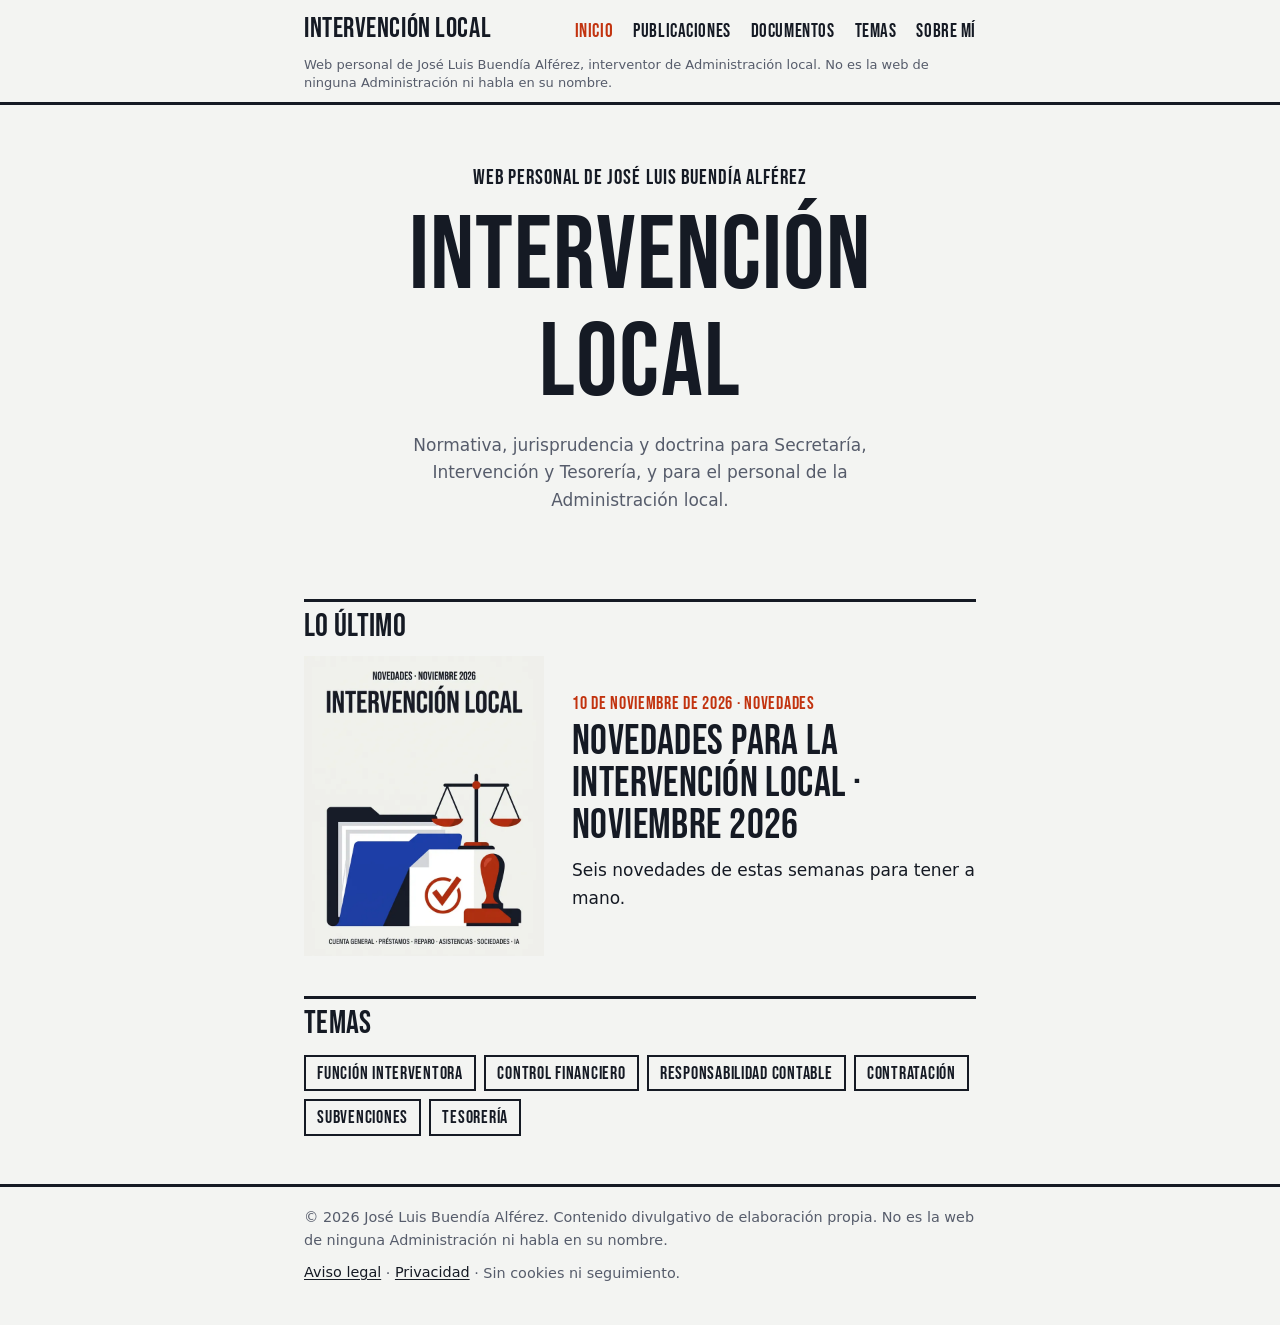
<file: index.html>
<!doctype html>
<html lang="es">
<head>
<meta charset="utf-8">
<meta name="viewport" content="width=device-width, initial-scale=1">
<meta http-equiv="Content-Security-Policy" content="default-src 'none'; img-src 'self'; style-src 'self'; font-src 'self'; base-uri 'none'; form-action 'none'">
<meta name="referrer" content="no-referrer">
<title>Intervención local · Web personal de José Luis Buendía Alférez, interventor de Administración local · No es la web de ninguna Administración ni habla en su nombre</title>
<meta name="description" content="Normativa, jurisprudencia y doctrina para Secretaría, Intervención y Tesorería, y para el personal de la Administración local. Web personal de José Luis Buendía Alférez, interventor de Administración local. No es la web de ninguna Administración ni habla en su nombre.">
<meta name="author" content="José Luis Buendía Alférez">
<link rel="stylesheet" href="estilos/estilo.css">
<link rel="icon" href="favicon.svg" type="image/svg+xml">
<meta property="og:title" content="Intervención local">
<meta property="og:description" content="Normativa, jurisprudencia y doctrina para Secretaría, Intervención y Tesorería, y para el personal de la Administración local. Web personal de José Luis Buendía Alférez, interventor de Administración local. No es la web de ninguna Administración ni habla en su nombre.">
<meta property="og:site_name" content="Intervención local · Web personal de José Luis Buendía Alférez">
<meta property="og:type" content="article">
<meta property="og:url" content="https://www.intervencionlocal.es/">
</head>
<body>
<a class="saltar" href="#contenido">Saltar al contenido</a>
<header class="cabecera"><div class="marco">
<a class="marca" href="./">Intervención local</a>
<p class="identidad">Web personal de José Luis Buendía Alférez, interventor de Administración local. No es la web de ninguna Administración ni habla en su nombre.</p>
<nav class="navegacion" aria-label="Principal"><a href="./" aria-current="page">Inicio</a><a href="publicaciones/">Publicaciones</a><a href="documentos/">Documentos</a><a href="temas/">Temas</a><a href="sobre-mi/">Sobre mí</a></nav>
</div></header>
<main id="contenido"><div class="marco">
<section class="portada">
<p class="antetitulo">Web personal de José Luis Buendía Alférez</p>
<h1>Intervención local</h1>
<p class="lema">Normativa, jurisprudencia y doctrina para Secretaría, Intervención y Tesorería, y para el personal de la Administración local.</p>
</section>
<h2 class="rotulo">Lo último</h2>
<article class="destacada">
<a href="publicaciones/2026-11-10-novedades/" aria-hidden="true" tabindex="-1"><img src="img/2026-11-10-novedades-720.webp" srcset="img/2026-11-10-novedades-720.webp 720w, img/2026-11-10-novedades-1080.webp 1080w" sizes="(min-width: 44rem) 240px, 208px" width="720" height="900" alt=""></a>
<div>
<p class="fecha">10 de noviembre de 2026 · Novedades</p>
<h3><a href="publicaciones/2026-11-10-novedades/">NOVEDADES PARA LA INTERVENCIÓN LOCAL · NOVIEMBRE 2026</a></h3>
<p>Seis novedades de estas semanas para tener a mano.</p>
</div>
</article>
<h2 class="rotulo">Temas</h2>
<ul class="temas"><li><a href="temas/#funcion-interventora">Función interventora</a></li><li><a href="temas/#control-financiero">Control financiero</a></li><li><a href="temas/#responsabilidad-contable">Responsabilidad contable</a></li><li><a href="temas/#contratacion">Contratación</a></li><li><a href="temas/#subvenciones">Subvenciones</a></li><li><a href="temas/#tesoreria">Tesorería</a></li></ul>
</div></main>
<footer class="pie"><div class="marco">
<p>© 2026 José Luis Buendía Alférez. Contenido divulgativo de elaboración propia. No es la web de ninguna Administración ni habla en su nombre.</p>
<p><a href="aviso-legal/">Aviso legal</a> · <a href="privacidad/">Privacidad</a> · Sin cookies ni seguimiento.</p>
</div></footer>
</body>
</html>
</file>
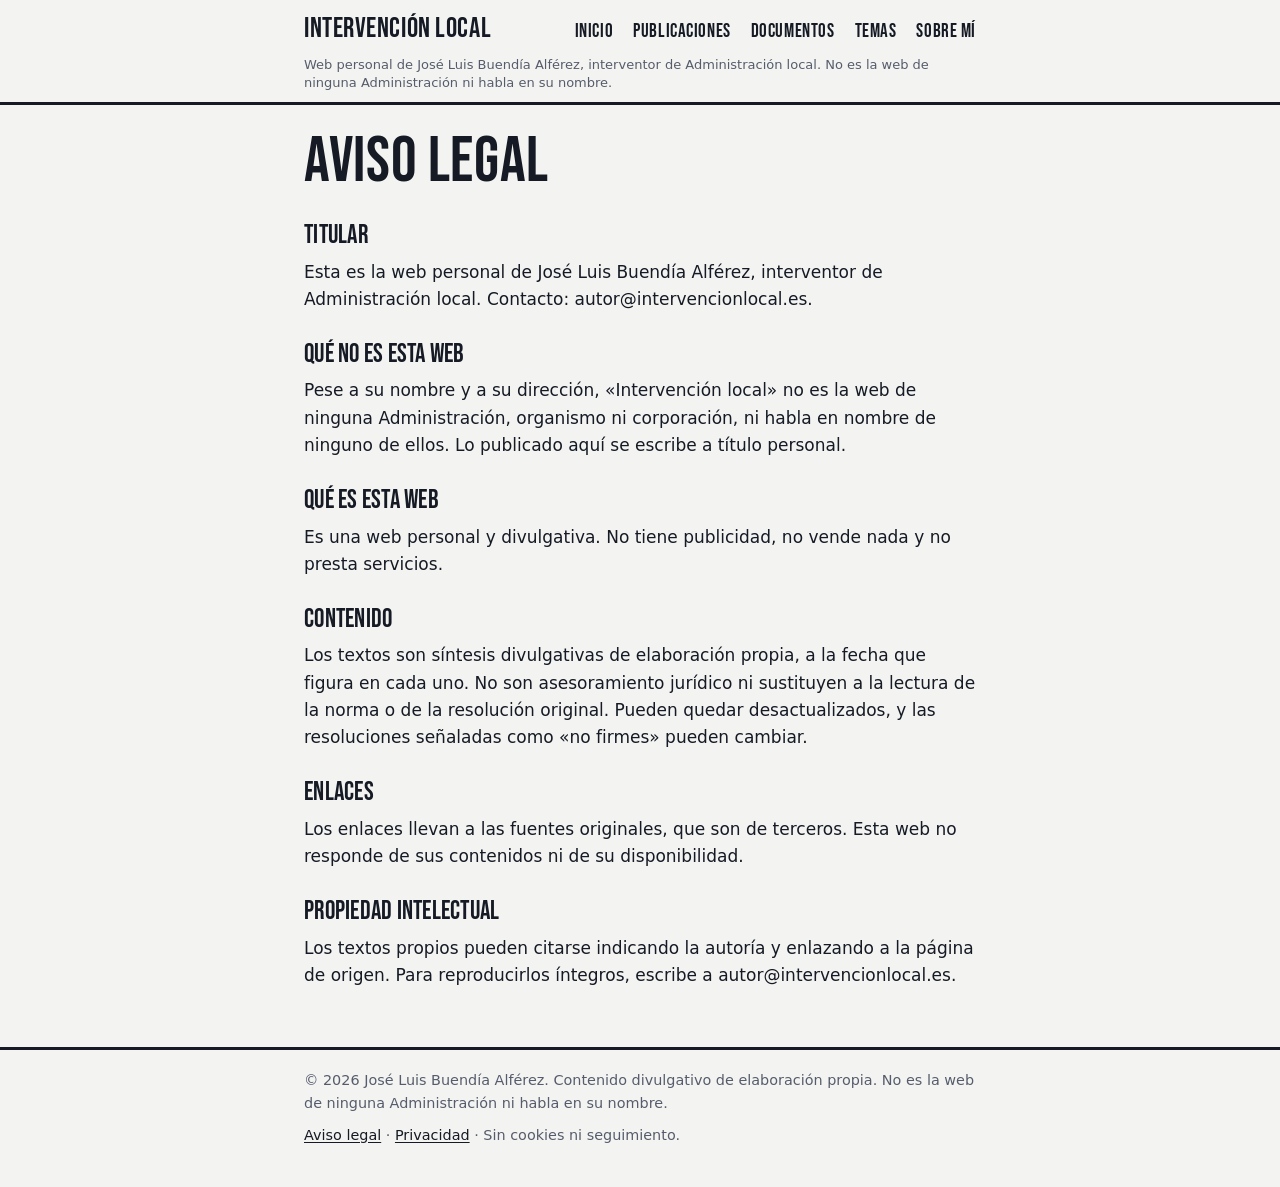
<file: aviso-legal/index.html>
<!doctype html>
<html lang="es">
<head>
<meta charset="utf-8">
<meta name="viewport" content="width=device-width, initial-scale=1">
<meta http-equiv="Content-Security-Policy" content="default-src 'none'; img-src 'self'; style-src 'self'; font-src 'self'; base-uri 'none'; form-action 'none'">
<meta name="referrer" content="no-referrer">
<title>Aviso legal · Intervención local · Web personal de José Luis Buendía Alférez</title>
<meta name="description" content="Normativa, jurisprudencia y doctrina para Secretaría, Intervención y Tesorería, y para el personal de la Administración local. Web personal de José Luis Buendía Alférez, interventor de Administración local. No es la web de ninguna Administración ni habla en su nombre.">
<meta name="author" content="José Luis Buendía Alférez">
<link rel="stylesheet" href="../estilos/estilo.css">
<link rel="icon" href="../favicon.svg" type="image/svg+xml">
<meta property="og:title" content="Aviso legal">
<meta property="og:description" content="Normativa, jurisprudencia y doctrina para Secretaría, Intervención y Tesorería, y para el personal de la Administración local. Web personal de José Luis Buendía Alférez, interventor de Administración local. No es la web de ninguna Administración ni habla en su nombre.">
<meta property="og:site_name" content="Intervención local · Web personal de José Luis Buendía Alférez">
<meta property="og:type" content="article">
<meta property="og:url" content="https://www.intervencionlocal.es/aviso-legal/">
</head>
<body>
<a class="saltar" href="#contenido">Saltar al contenido</a>
<header class="cabecera"><div class="marco">
<a class="marca" href="../">Intervención local</a>
<p class="identidad">Web personal de José Luis Buendía Alférez, interventor de Administración local. No es la web de ninguna Administración ni habla en su nombre.</p>
<nav class="navegacion" aria-label="Principal"><a href=".././">Inicio</a><a href="../publicaciones/">Publicaciones</a><a href="../documentos/">Documentos</a><a href="../temas/">Temas</a><a href="../sobre-mi/">Sobre mí</a></nav>
</div></header>
<main id="contenido"><div class="marco">
<div class="fijo"><h1>Aviso legal</h1>
<h2>Titular</h2>
<p>Esta es la web personal de José Luis Buendía Alférez, interventor de Administración local. Contacto: autor@intervencionlocal.es.</p>
<h2>Qué no es esta web</h2>
<p>Pese a su nombre y a su dirección, «Intervención local» no es la web de ninguna Administración, organismo ni corporación, ni habla en nombre de ninguno de ellos. Lo publicado aquí se escribe a título personal.</p>
<h2>Qué es esta web</h2>
<p>Es una web personal y divulgativa. No tiene publicidad, no vende nada y no presta servicios.</p>
<h2>Contenido</h2>
<p>Los textos son síntesis divulgativas de elaboración propia, a la fecha que figura en cada uno. No son asesoramiento jurídico ni sustituyen a la lectura de la norma o de la resolución original. Pueden quedar desactualizados, y las resoluciones señaladas como «no firmes» pueden cambiar.</p>
<h2>Enlaces</h2>
<p>Los enlaces llevan a las fuentes originales, que son de terceros. Esta web no responde de sus contenidos ni de su disponibilidad.</p>
<h2>Propiedad intelectual</h2>
<p>Los textos propios pueden citarse indicando la autoría y enlazando a la página de origen. Para reproducirlos íntegros, escribe a autor@intervencionlocal.es.</p></div>
</div></main>
<footer class="pie"><div class="marco">
<p>© 2026 José Luis Buendía Alférez. Contenido divulgativo de elaboración propia. No es la web de ninguna Administración ni habla en su nombre.</p>
<p><a href="../aviso-legal/">Aviso legal</a> · <a href="../privacidad/">Privacidad</a> · Sin cookies ni seguimiento.</p>
</div></footer>
</body>
</html>
</file>
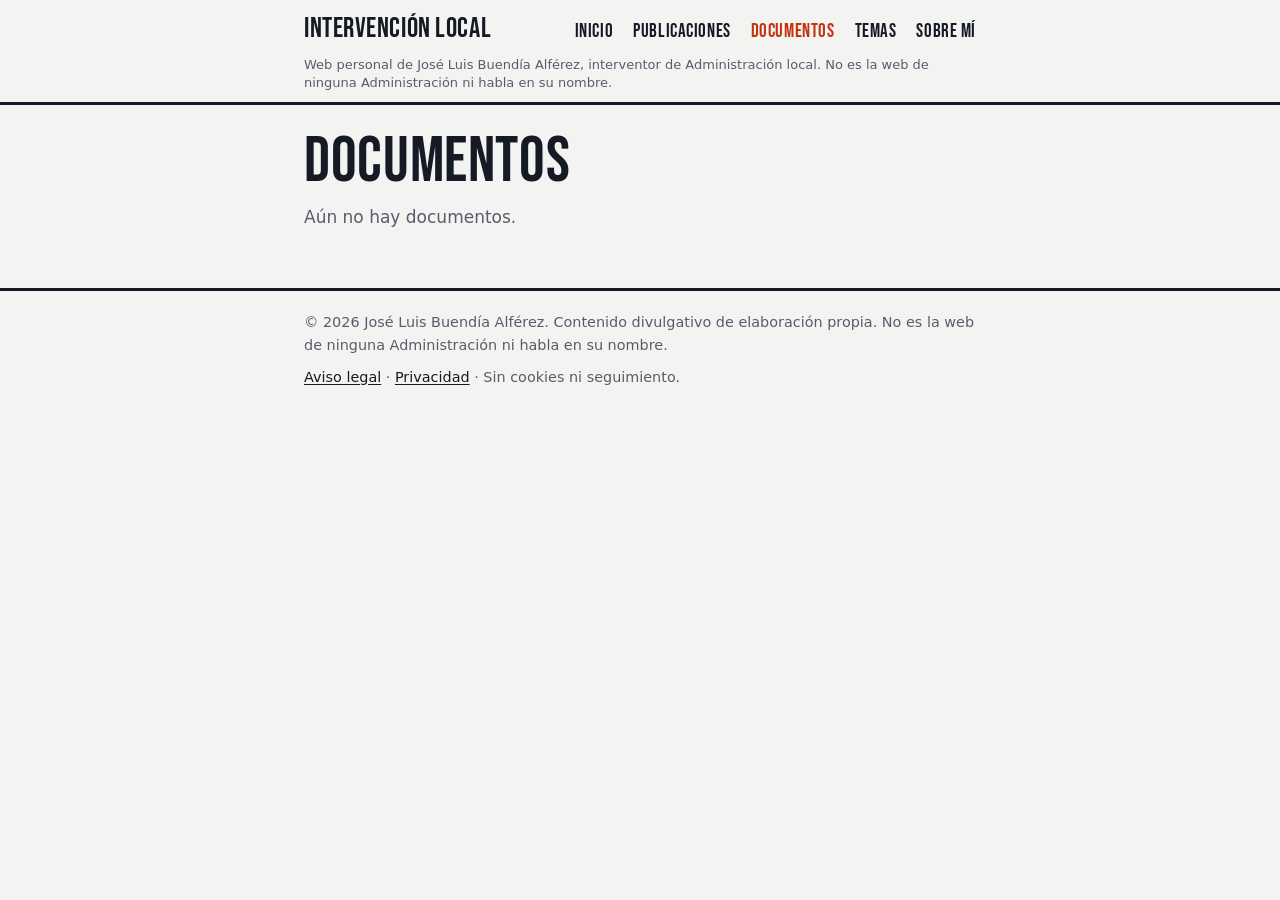
<file: documentos/index.html>
<!doctype html>
<html lang="es">
<head>
<meta charset="utf-8">
<meta name="viewport" content="width=device-width, initial-scale=1">
<meta http-equiv="Content-Security-Policy" content="default-src 'none'; img-src 'self'; style-src 'self'; font-src 'self'; base-uri 'none'; form-action 'none'">
<meta name="referrer" content="no-referrer">
<title>Documentos · Intervención local · Web personal de José Luis Buendía Alférez</title>
<meta name="description" content="Normativa, jurisprudencia y doctrina para Secretaría, Intervención y Tesorería, y para el personal de la Administración local. Web personal de José Luis Buendía Alférez, interventor de Administración local. No es la web de ninguna Administración ni habla en su nombre.">
<meta name="author" content="José Luis Buendía Alférez">
<link rel="stylesheet" href="../estilos/estilo.css">
<link rel="icon" href="../favicon.svg" type="image/svg+xml">
<meta property="og:title" content="Documentos">
<meta property="og:description" content="Normativa, jurisprudencia y doctrina para Secretaría, Intervención y Tesorería, y para el personal de la Administración local. Web personal de José Luis Buendía Alférez, interventor de Administración local. No es la web de ninguna Administración ni habla en su nombre.">
<meta property="og:site_name" content="Intervención local · Web personal de José Luis Buendía Alférez">
<meta property="og:type" content="article">
<meta property="og:url" content="https://www.intervencionlocal.es/documentos/">
</head>
<body>
<a class="saltar" href="#contenido">Saltar al contenido</a>
<header class="cabecera"><div class="marco">
<a class="marca" href="../">Intervención local</a>
<p class="identidad">Web personal de José Luis Buendía Alférez, interventor de Administración local. No es la web de ninguna Administración ni habla en su nombre.</p>
<nav class="navegacion" aria-label="Principal"><a href=".././">Inicio</a><a href="../publicaciones/">Publicaciones</a><a href="../documentos/" aria-current="page">Documentos</a><a href="../temas/">Temas</a><a href="../sobre-mi/">Sobre mí</a></nav>
</div></header>
<main id="contenido"><div class="marco">
<div class="fijo"><h1>Documentos</h1></div>
<p class="vacio">Aún no hay documentos.</p>
</div></main>
<footer class="pie"><div class="marco">
<p>© 2026 José Luis Buendía Alférez. Contenido divulgativo de elaboración propia. No es la web de ninguna Administración ni habla en su nombre.</p>
<p><a href="../aviso-legal/">Aviso legal</a> · <a href="../privacidad/">Privacidad</a> · Sin cookies ni seguimiento.</p>
</div></footer>
</body>
</html>
</file>
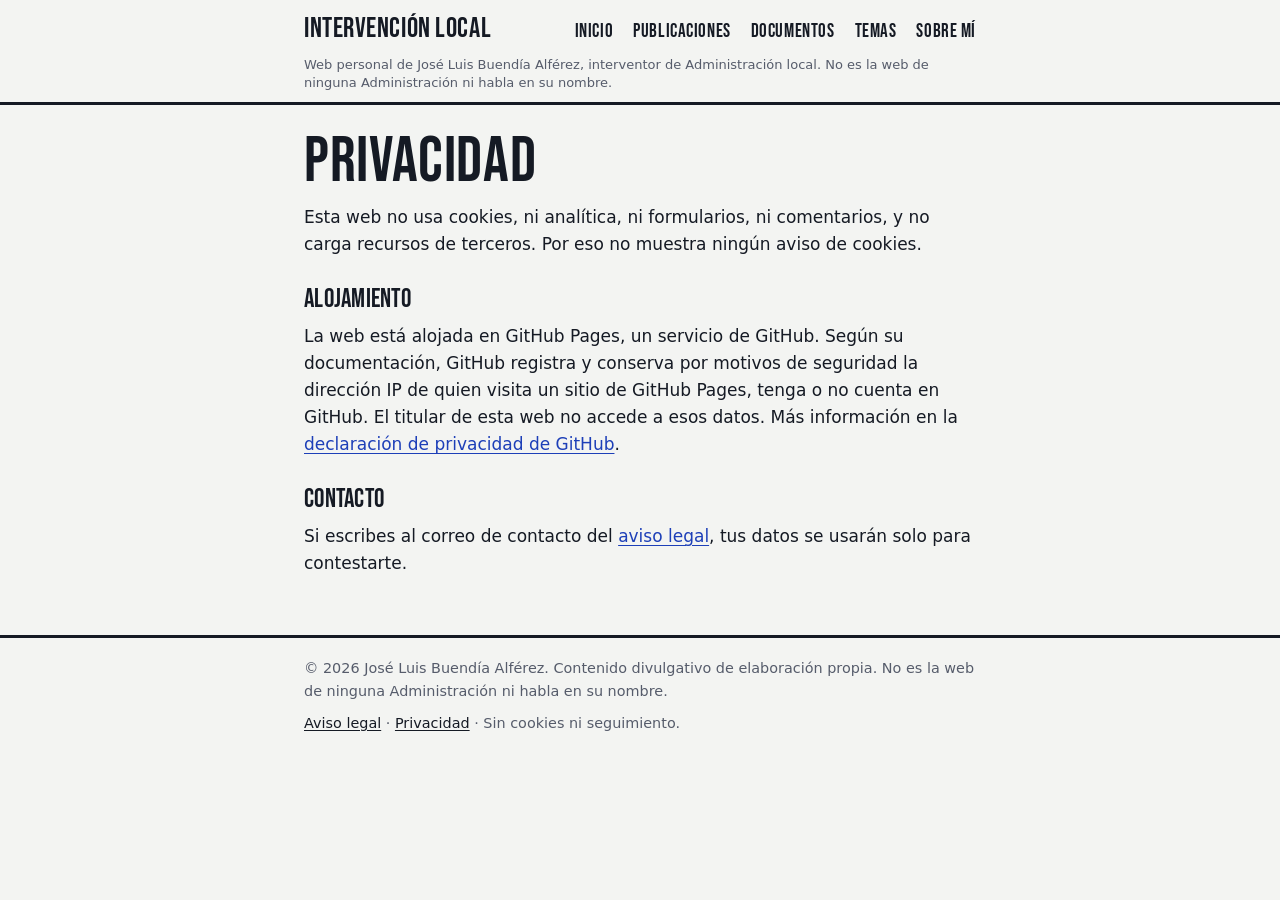
<file: privacidad/index.html>
<!doctype html>
<html lang="es">
<head>
<meta charset="utf-8">
<meta name="viewport" content="width=device-width, initial-scale=1">
<meta http-equiv="Content-Security-Policy" content="default-src 'none'; img-src 'self'; style-src 'self'; font-src 'self'; base-uri 'none'; form-action 'none'">
<meta name="referrer" content="no-referrer">
<title>Privacidad · Intervención local · Web personal de José Luis Buendía Alférez</title>
<meta name="description" content="Normativa, jurisprudencia y doctrina para Secretaría, Intervención y Tesorería, y para el personal de la Administración local. Web personal de José Luis Buendía Alférez, interventor de Administración local. No es la web de ninguna Administración ni habla en su nombre.">
<meta name="author" content="José Luis Buendía Alférez">
<link rel="stylesheet" href="../estilos/estilo.css">
<link rel="icon" href="../favicon.svg" type="image/svg+xml">
<meta property="og:title" content="Privacidad">
<meta property="og:description" content="Normativa, jurisprudencia y doctrina para Secretaría, Intervención y Tesorería, y para el personal de la Administración local. Web personal de José Luis Buendía Alférez, interventor de Administración local. No es la web de ninguna Administración ni habla en su nombre.">
<meta property="og:site_name" content="Intervención local · Web personal de José Luis Buendía Alférez">
<meta property="og:type" content="article">
<meta property="og:url" content="https://www.intervencionlocal.es/privacidad/">
</head>
<body>
<a class="saltar" href="#contenido">Saltar al contenido</a>
<header class="cabecera"><div class="marco">
<a class="marca" href="../">Intervención local</a>
<p class="identidad">Web personal de José Luis Buendía Alférez, interventor de Administración local. No es la web de ninguna Administración ni habla en su nombre.</p>
<nav class="navegacion" aria-label="Principal"><a href=".././">Inicio</a><a href="../publicaciones/">Publicaciones</a><a href="../documentos/">Documentos</a><a href="../temas/">Temas</a><a href="../sobre-mi/">Sobre mí</a></nav>
</div></header>
<main id="contenido"><div class="marco">
<div class="fijo"><h1>Privacidad</h1>
<p>Esta web no usa cookies, ni analítica, ni formularios, ni comentarios, y no carga recursos de terceros. Por eso no muestra ningún aviso de cookies.</p>
<h2>Alojamiento</h2>
<p>La web está alojada en GitHub Pages, un servicio de GitHub. Según su documentación, GitHub registra y conserva por motivos de seguridad la dirección IP de quien visita un sitio de GitHub Pages, tenga o no cuenta en GitHub. El titular de esta web no accede a esos datos. Más información en la <a href="https://docs.github.com/en/site-policy/privacy-policies/github-general-privacy-statement" rel="noopener noreferrer">declaración de privacidad de GitHub</a>.</p>
<h2>Contacto</h2>
<p>Si escribes al correo de contacto del <a href="../aviso-legal/">aviso legal</a>, tus datos se usarán solo para contestarte.</p></div>
</div></main>
<footer class="pie"><div class="marco">
<p>© 2026 José Luis Buendía Alférez. Contenido divulgativo de elaboración propia. No es la web de ninguna Administración ni habla en su nombre.</p>
<p><a href="../aviso-legal/">Aviso legal</a> · <a href="../privacidad/">Privacidad</a> · Sin cookies ni seguimiento.</p>
</div></footer>
</body>
</html>
</file>
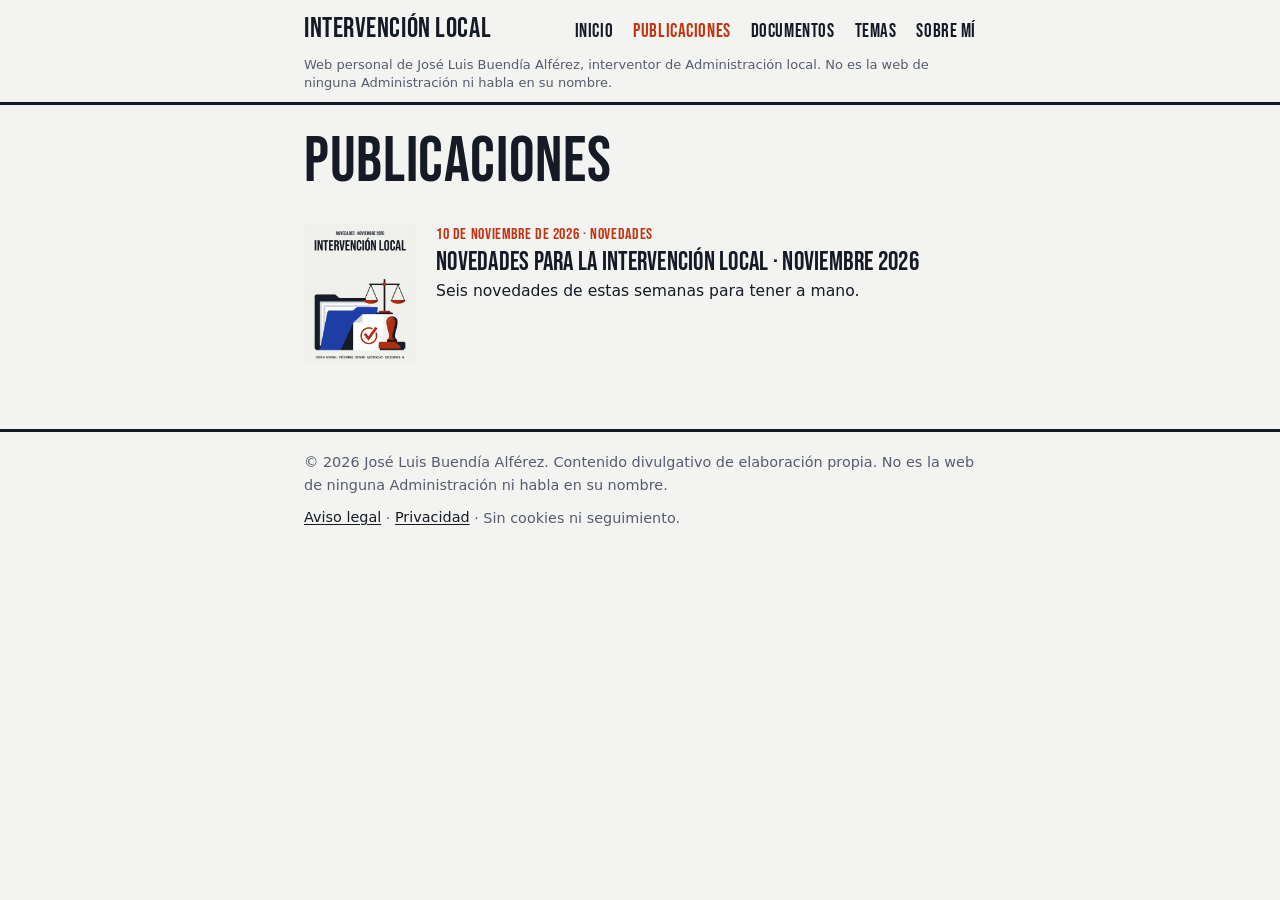
<file: publicaciones/index.html>
<!doctype html>
<html lang="es">
<head>
<meta charset="utf-8">
<meta name="viewport" content="width=device-width, initial-scale=1">
<meta http-equiv="Content-Security-Policy" content="default-src 'none'; img-src 'self'; style-src 'self'; font-src 'self'; base-uri 'none'; form-action 'none'">
<meta name="referrer" content="no-referrer">
<title>Publicaciones · Intervención local · Web personal de José Luis Buendía Alférez</title>
<meta name="description" content="Normativa, jurisprudencia y doctrina para Secretaría, Intervención y Tesorería, y para el personal de la Administración local. Web personal de José Luis Buendía Alférez, interventor de Administración local. No es la web de ninguna Administración ni habla en su nombre.">
<meta name="author" content="José Luis Buendía Alférez">
<link rel="stylesheet" href="../estilos/estilo.css">
<link rel="icon" href="../favicon.svg" type="image/svg+xml">
<meta property="og:title" content="Publicaciones">
<meta property="og:description" content="Normativa, jurisprudencia y doctrina para Secretaría, Intervención y Tesorería, y para el personal de la Administración local. Web personal de José Luis Buendía Alférez, interventor de Administración local. No es la web de ninguna Administración ni habla en su nombre.">
<meta property="og:site_name" content="Intervención local · Web personal de José Luis Buendía Alférez">
<meta property="og:type" content="article">
<meta property="og:url" content="https://www.intervencionlocal.es/publicaciones/">
</head>
<body>
<a class="saltar" href="#contenido">Saltar al contenido</a>
<header class="cabecera"><div class="marco">
<a class="marca" href="../">Intervención local</a>
<p class="identidad">Web personal de José Luis Buendía Alférez, interventor de Administración local. No es la web de ninguna Administración ni habla en su nombre.</p>
<nav class="navegacion" aria-label="Principal"><a href=".././">Inicio</a><a href="../publicaciones/" aria-current="page">Publicaciones</a><a href="../documentos/">Documentos</a><a href="../temas/">Temas</a><a href="../sobre-mi/">Sobre mí</a></nav>
</div></header>
<main id="contenido"><div class="marco">
<div class="fijo"><h1>Publicaciones</h1></div>
<ol class="lista">
<li>
<a href="../publicaciones/2026-11-10-novedades/" aria-hidden="true" tabindex="-1"><img src="../img/2026-11-10-novedades-720.webp" srcset="../img/2026-11-10-novedades-720.webp 720w, ../img/2026-11-10-novedades-1080.webp 1080w" sizes="112px" width="720" height="900" alt="" loading="lazy"></a>
<div>
<p class="fecha">10 de noviembre de 2026 · Novedades</p>
<h3><a href="../publicaciones/2026-11-10-novedades/">NOVEDADES PARA LA INTERVENCIÓN LOCAL · NOVIEMBRE 2026</a></h3>
<p>Seis novedades de estas semanas para tener a mano.</p>
</div>
</li>
</ol>
</div></main>
<footer class="pie"><div class="marco">
<p>© 2026 José Luis Buendía Alférez. Contenido divulgativo de elaboración propia. No es la web de ninguna Administración ni habla en su nombre.</p>
<p><a href="../aviso-legal/">Aviso legal</a> · <a href="../privacidad/">Privacidad</a> · Sin cookies ni seguimiento.</p>
</div></footer>
</body>
</html>
</file>
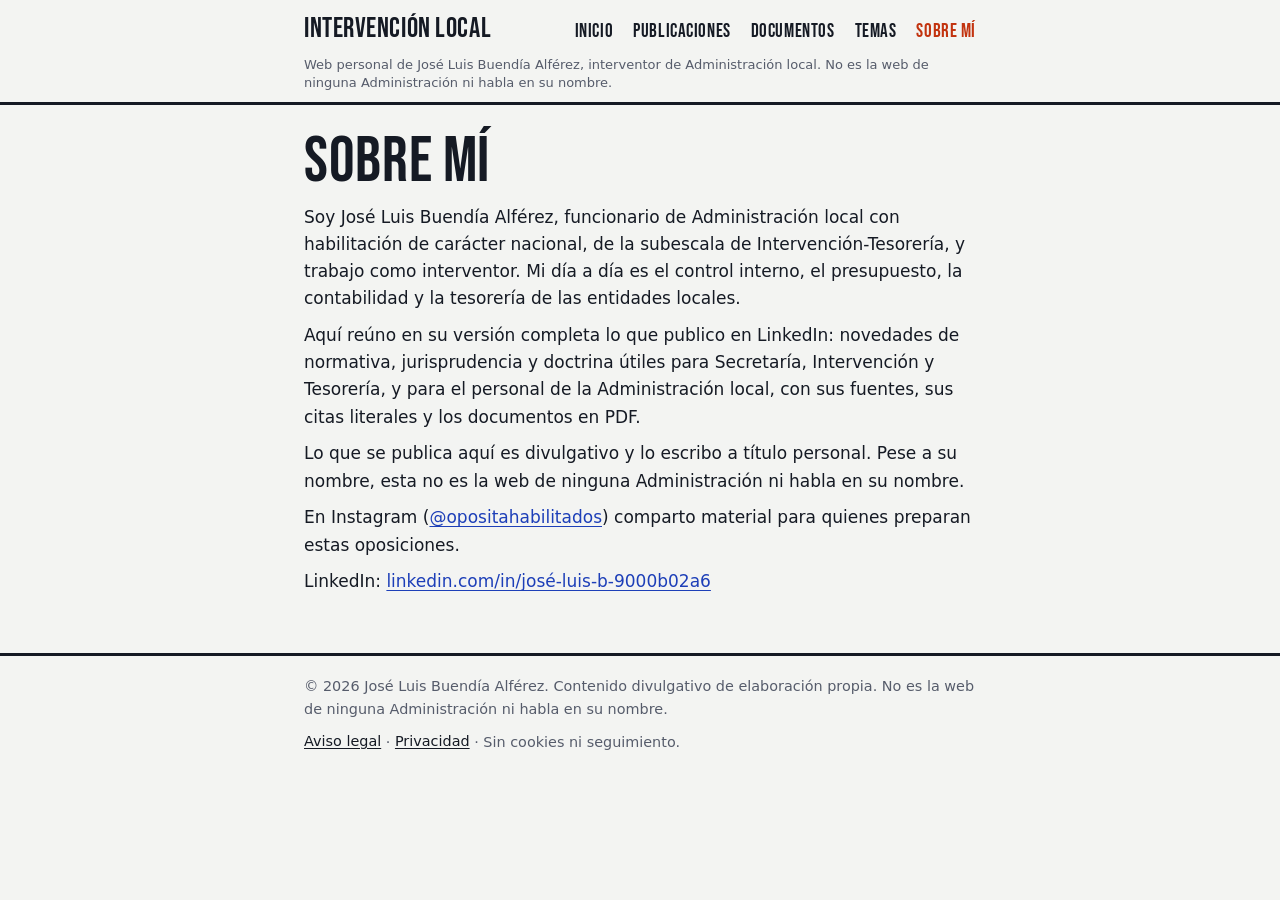
<file: sobre-mi/index.html>
<!doctype html>
<html lang="es">
<head>
<meta charset="utf-8">
<meta name="viewport" content="width=device-width, initial-scale=1">
<meta http-equiv="Content-Security-Policy" content="default-src 'none'; img-src 'self'; style-src 'self'; font-src 'self'; base-uri 'none'; form-action 'none'">
<meta name="referrer" content="no-referrer">
<title>Sobre mí · Intervención local · Web personal de José Luis Buendía Alférez</title>
<meta name="description" content="Normativa, jurisprudencia y doctrina para Secretaría, Intervención y Tesorería, y para el personal de la Administración local. Web personal de José Luis Buendía Alférez, interventor de Administración local. No es la web de ninguna Administración ni habla en su nombre.">
<meta name="author" content="José Luis Buendía Alférez">
<link rel="stylesheet" href="../estilos/estilo.css">
<link rel="icon" href="../favicon.svg" type="image/svg+xml">
<meta property="og:title" content="Sobre mí">
<meta property="og:description" content="Normativa, jurisprudencia y doctrina para Secretaría, Intervención y Tesorería, y para el personal de la Administración local. Web personal de José Luis Buendía Alférez, interventor de Administración local. No es la web de ninguna Administración ni habla en su nombre.">
<meta property="og:site_name" content="Intervención local · Web personal de José Luis Buendía Alférez">
<meta property="og:type" content="article">
<meta property="og:url" content="https://www.intervencionlocal.es/sobre-mi/">
</head>
<body>
<a class="saltar" href="#contenido">Saltar al contenido</a>
<header class="cabecera"><div class="marco">
<a class="marca" href="../">Intervención local</a>
<p class="identidad">Web personal de José Luis Buendía Alférez, interventor de Administración local. No es la web de ninguna Administración ni habla en su nombre.</p>
<nav class="navegacion" aria-label="Principal"><a href=".././">Inicio</a><a href="../publicaciones/">Publicaciones</a><a href="../documentos/">Documentos</a><a href="../temas/">Temas</a><a href="../sobre-mi/" aria-current="page">Sobre mí</a></nav>
</div></header>
<main id="contenido"><div class="marco">
<div class="fijo"><h1>Sobre mí</h1>
<p>Soy José Luis Buendía Alférez, funcionario de Administración local con habilitación de carácter nacional, de la subescala de Intervención-Tesorería, y trabajo como interventor. Mi día a día es el control interno, el presupuesto, la contabilidad y la tesorería de las entidades locales.</p>
<p>Aquí reúno en su versión completa lo que publico en LinkedIn: novedades de normativa, jurisprudencia y doctrina útiles para Secretaría, Intervención y Tesorería, y para el personal de la Administración local, con sus fuentes, sus citas literales y los documentos en PDF.</p>
<p>Lo que se publica aquí es divulgativo y lo escribo a título personal. Pese a su nombre, esta no es la web de ninguna Administración ni habla en su nombre.</p>
<p>En Instagram (<a href="https://www.instagram.com/opositahabilitados/" rel="noopener noreferrer">@opositahabilitados</a>) comparto material para quienes preparan estas oposiciones.</p>
<p>LinkedIn: <a href="https://www.linkedin.com/in/jos%C3%A9-luis-b-9000b02a6/" rel="noopener noreferrer">linkedin.com/in/josé-luis-b-9000b02a6</a></p></div>
</div></main>
<footer class="pie"><div class="marco">
<p>© 2026 José Luis Buendía Alférez. Contenido divulgativo de elaboración propia. No es la web de ninguna Administración ni habla en su nombre.</p>
<p><a href="../aviso-legal/">Aviso legal</a> · <a href="../privacidad/">Privacidad</a> · Sin cookies ni seguimiento.</p>
</div></footer>
</body>
</html>
</file>
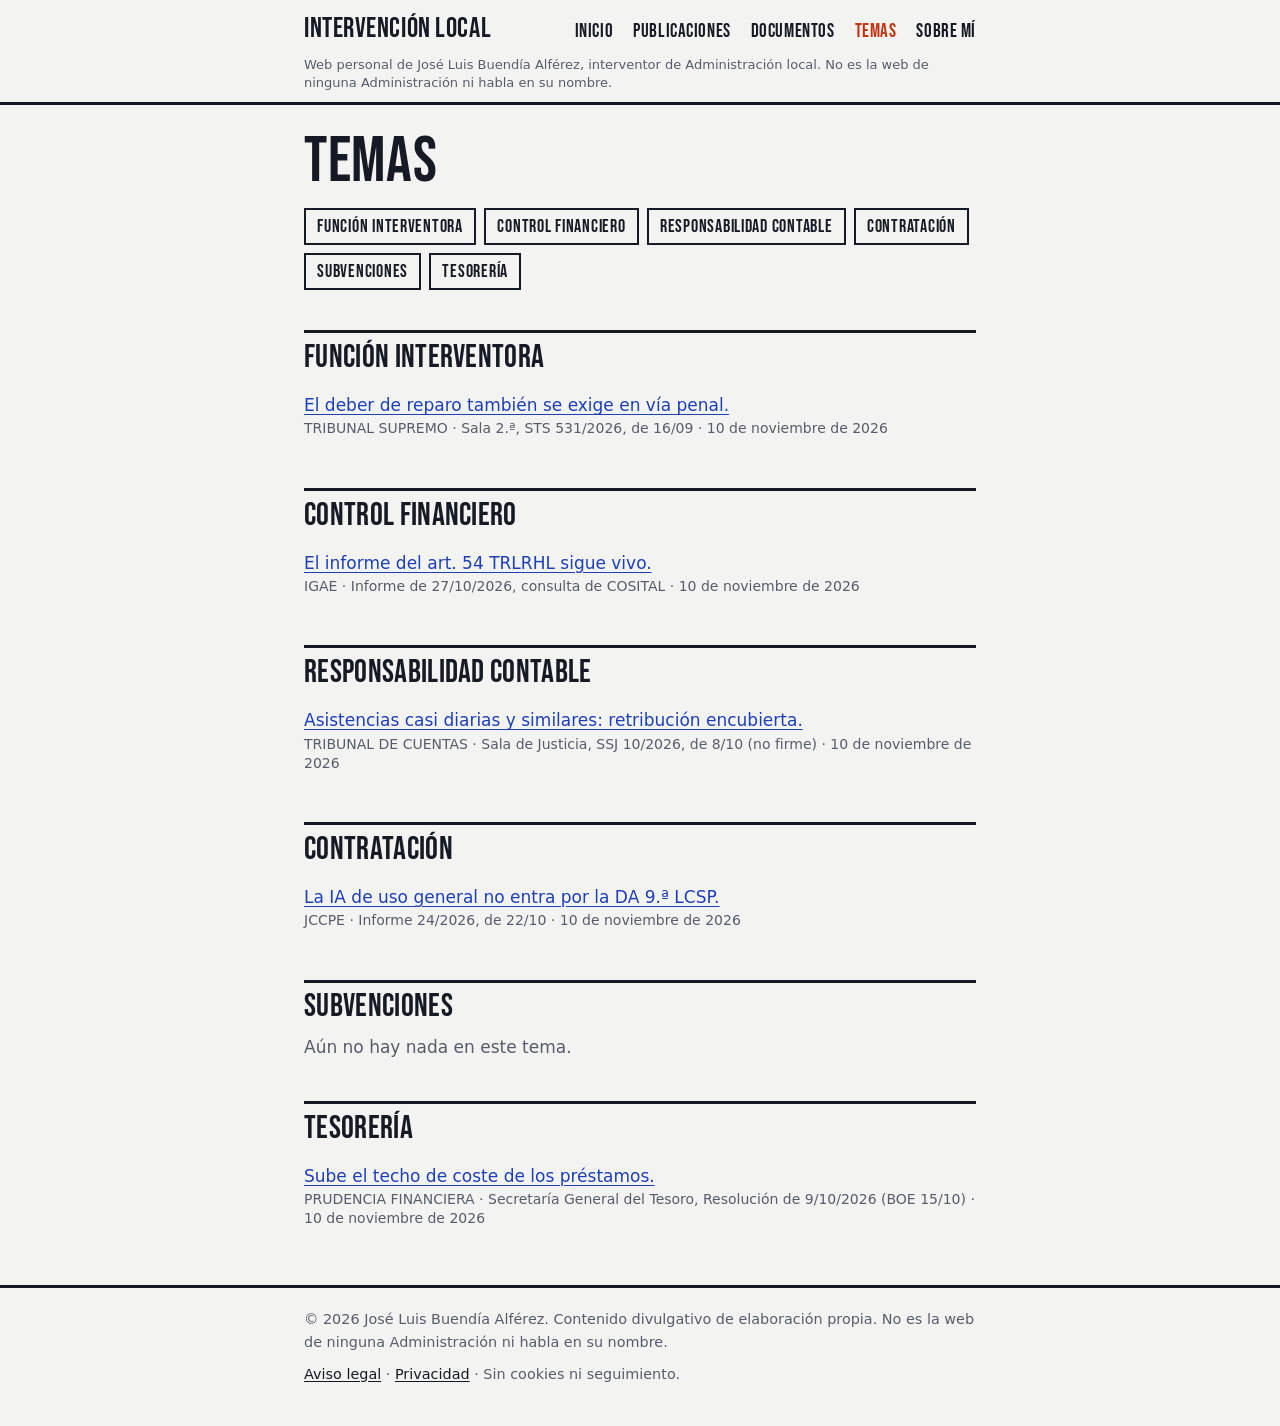
<file: temas/index.html>
<!doctype html>
<html lang="es">
<head>
<meta charset="utf-8">
<meta name="viewport" content="width=device-width, initial-scale=1">
<meta http-equiv="Content-Security-Policy" content="default-src 'none'; img-src 'self'; style-src 'self'; font-src 'self'; base-uri 'none'; form-action 'none'">
<meta name="referrer" content="no-referrer">
<title>Temas · Intervención local · Web personal de José Luis Buendía Alférez</title>
<meta name="description" content="Normativa, jurisprudencia y doctrina para Secretaría, Intervención y Tesorería, y para el personal de la Administración local. Web personal de José Luis Buendía Alférez, interventor de Administración local. No es la web de ninguna Administración ni habla en su nombre.">
<meta name="author" content="José Luis Buendía Alférez">
<link rel="stylesheet" href="../estilos/estilo.css">
<link rel="icon" href="../favicon.svg" type="image/svg+xml">
<meta property="og:title" content="Temas">
<meta property="og:description" content="Normativa, jurisprudencia y doctrina para Secretaría, Intervención y Tesorería, y para el personal de la Administración local. Web personal de José Luis Buendía Alférez, interventor de Administración local. No es la web de ninguna Administración ni habla en su nombre.">
<meta property="og:site_name" content="Intervención local · Web personal de José Luis Buendía Alférez">
<meta property="og:type" content="article">
<meta property="og:url" content="https://www.intervencionlocal.es/temas/">
</head>
<body>
<a class="saltar" href="#contenido">Saltar al contenido</a>
<header class="cabecera"><div class="marco">
<a class="marca" href="../">Intervención local</a>
<p class="identidad">Web personal de José Luis Buendía Alférez, interventor de Administración local. No es la web de ninguna Administración ni habla en su nombre.</p>
<nav class="navegacion" aria-label="Principal"><a href=".././">Inicio</a><a href="../publicaciones/">Publicaciones</a><a href="../documentos/">Documentos</a><a href="../temas/" aria-current="page">Temas</a><a href="../sobre-mi/">Sobre mí</a></nav>
</div></header>
<main id="contenido"><div class="marco">
<div class="fijo"><h1>Temas</h1></div>
<ul class="temas"><li><a href="#funcion-interventora">Función interventora</a></li><li><a href="#control-financiero">Control financiero</a></li><li><a href="#responsabilidad-contable">Responsabilidad contable</a></li><li><a href="#contratacion">Contratación</a></li><li><a href="#subvenciones">Subvenciones</a></li><li><a href="#tesoreria">Tesorería</a></li></ul>
<section class="tema" id="funcion-interventora"><h2 class="rotulo">Función interventora</h2>
<ul class="apuntes"><li><a href="../publicaciones/2026-11-10-novedades/#punto-3">El deber de reparo también se exige en vía penal.</a><small>TRIBUNAL SUPREMO · Sala 2.ª, STS 531/2026, de 16/09 · 10 de noviembre de 2026</small></li></ul></section>
<section class="tema" id="control-financiero"><h2 class="rotulo">Control financiero</h2>
<ul class="apuntes"><li><a href="../publicaciones/2026-11-10-novedades/#punto-5">El informe del art. 54 TRLRHL sigue vivo.</a><small>IGAE · Informe de 27/10/2026, consulta de COSITAL · 10 de noviembre de 2026</small></li></ul></section>
<section class="tema" id="responsabilidad-contable"><h2 class="rotulo">Responsabilidad contable</h2>
<ul class="apuntes"><li><a href="../publicaciones/2026-11-10-novedades/#punto-4">Asistencias casi diarias y similares: retribución encubierta.</a><small>TRIBUNAL DE CUENTAS · Sala de Justicia, SSJ 10/2026, de 8/10 (no firme) · 10 de noviembre de 2026</small></li></ul></section>
<section class="tema" id="contratacion"><h2 class="rotulo">Contratación</h2>
<ul class="apuntes"><li><a href="../publicaciones/2026-11-10-novedades/#punto-6">La IA de uso general no entra por la DA 9.ª LCSP.</a><small>JCCPE · Informe 24/2026, de 22/10 · 10 de noviembre de 2026</small></li></ul></section>
<section class="tema" id="subvenciones"><h2 class="rotulo">Subvenciones</h2>
<p class="vacio">Aún no hay nada en este tema.</p></section>
<section class="tema" id="tesoreria"><h2 class="rotulo">Tesorería</h2>
<ul class="apuntes"><li><a href="../publicaciones/2026-11-10-novedades/#punto-2">Sube el techo de coste de los préstamos.</a><small>PRUDENCIA FINANCIERA · Secretaría General del Tesoro, Resolución de 9/10/2026 (BOE 15/10) · 10 de noviembre de 2026</small></li></ul></section>
</div></main>
<footer class="pie"><div class="marco">
<p>© 2026 José Luis Buendía Alférez. Contenido divulgativo de elaboración propia. No es la web de ninguna Administración ni habla en su nombre.</p>
<p><a href="../aviso-legal/">Aviso legal</a> · <a href="../privacidad/">Privacidad</a> · Sin cookies ni seguimiento.</p>
</div></footer>
</body>
</html>
</file>
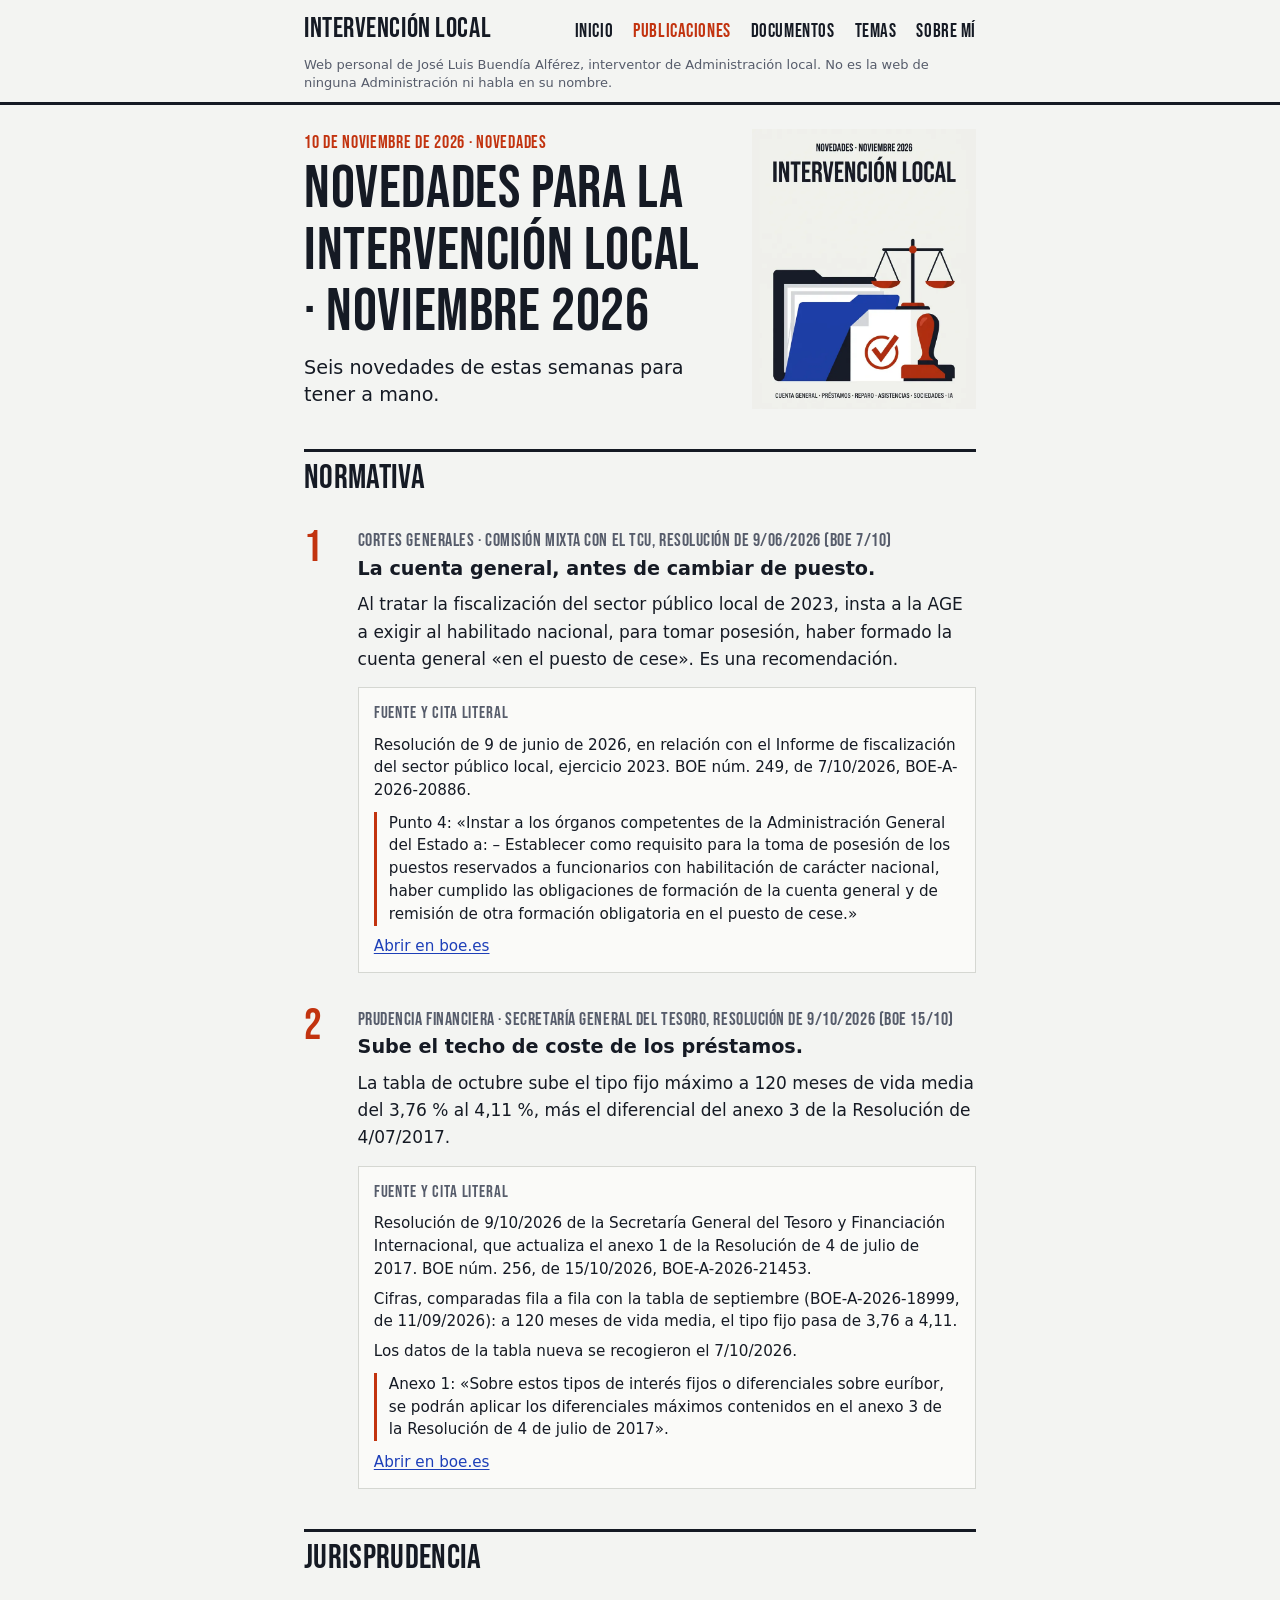
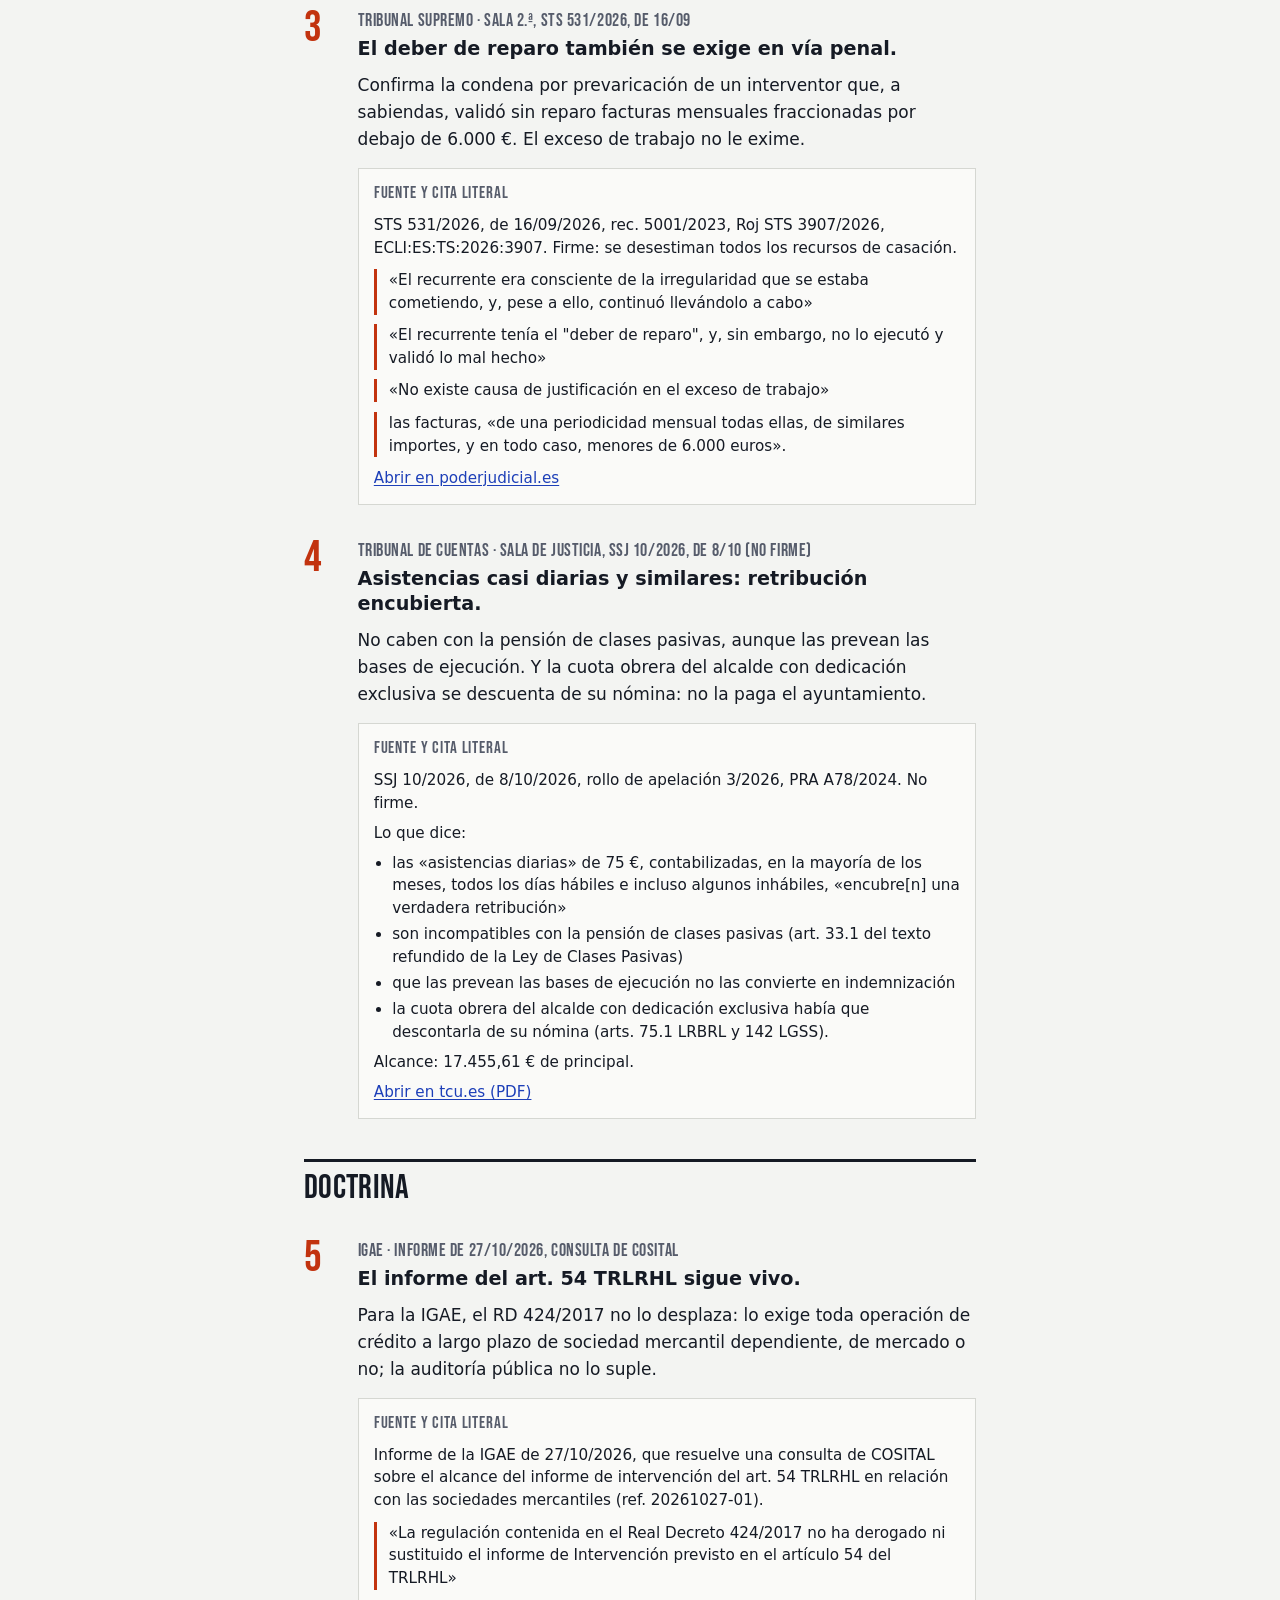
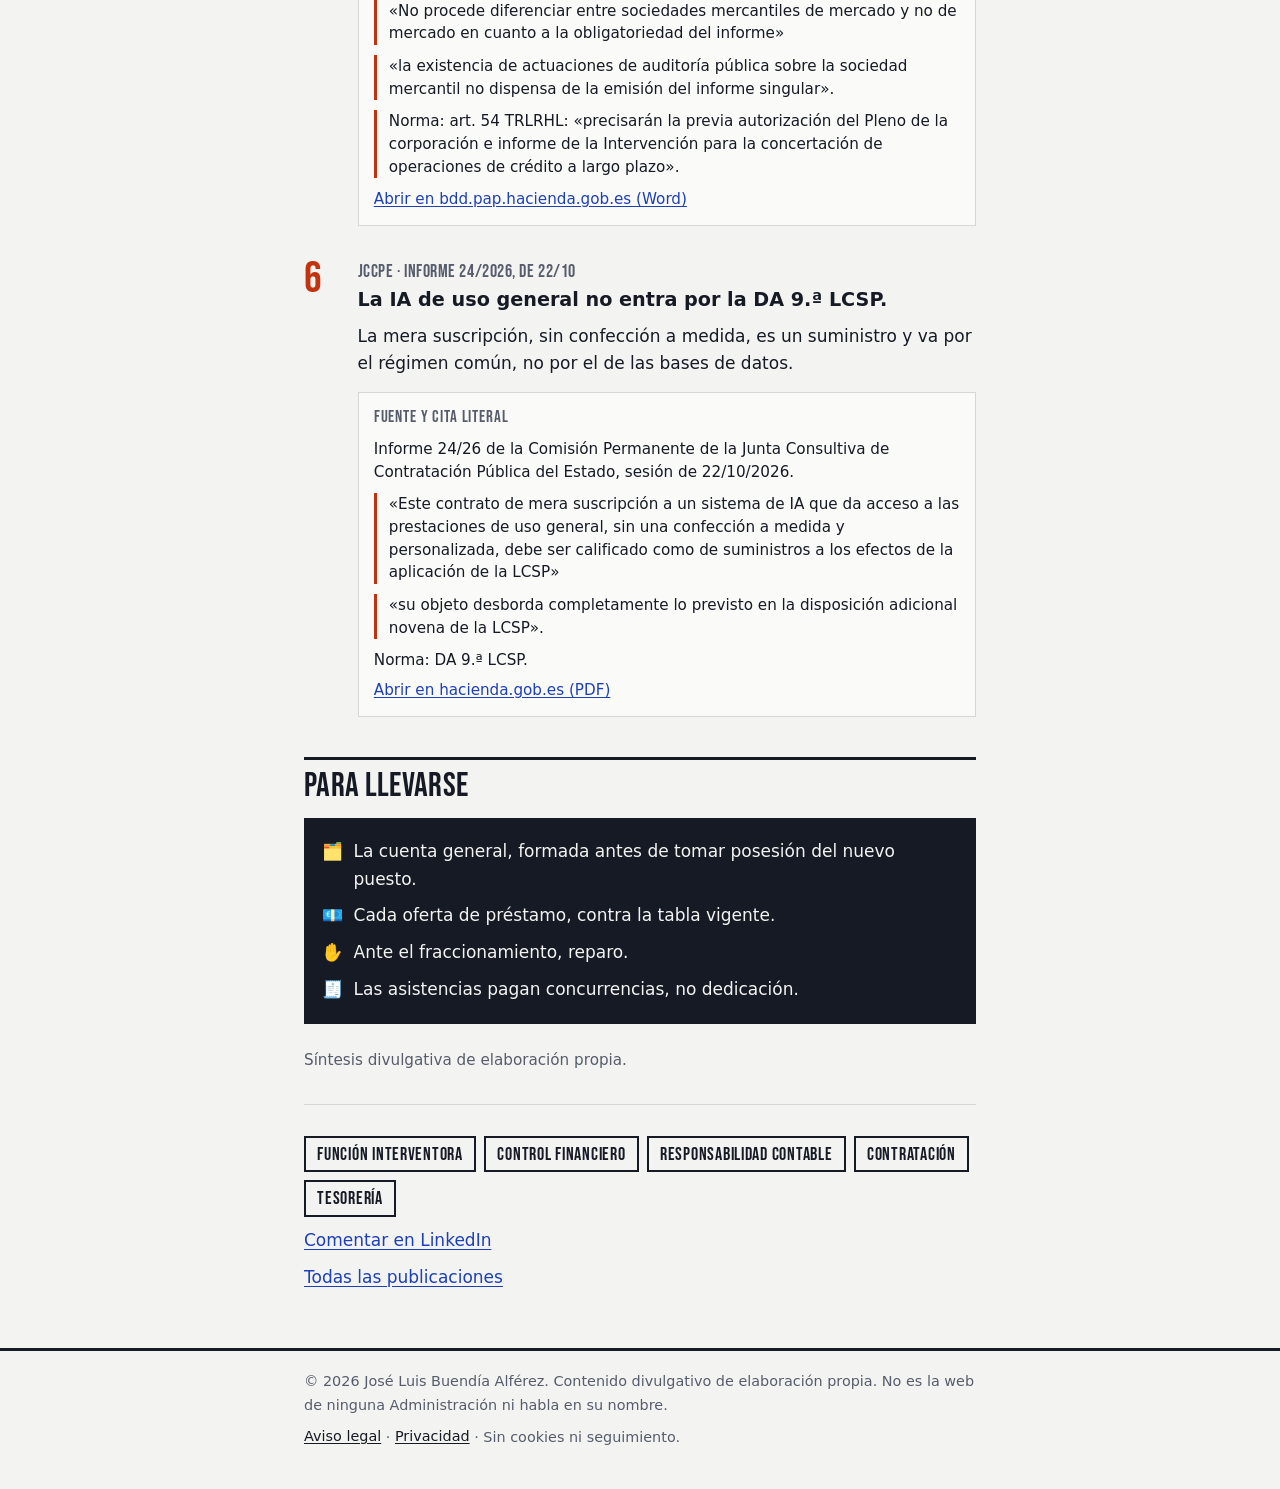
<file: publicaciones/2026-11-10-novedades/index.html>
<!doctype html>
<html lang="es">
<head>
<meta charset="utf-8">
<meta name="viewport" content="width=device-width, initial-scale=1">
<meta http-equiv="Content-Security-Policy" content="default-src 'none'; img-src 'self'; style-src 'self'; font-src 'self'; base-uri 'none'; form-action 'none'">
<meta name="referrer" content="no-referrer">
<title>NOVEDADES PARA LA INTERVENCIÓN LOCAL · NOVIEMBRE 2026 · Intervención local · Web personal de José Luis Buendía Alférez</title>
<meta name="description" content="Seis novedades de estas semanas para tener a mano. Web personal de José Luis Buendía Alférez, interventor de Administración local. No es la web de ninguna Administración ni habla en su nombre.">
<meta name="author" content="José Luis Buendía Alférez">
<link rel="stylesheet" href="../../estilos/estilo.css">
<link rel="icon" href="../../favicon.svg" type="image/svg+xml">
<meta property="og:title" content="NOVEDADES PARA LA INTERVENCIÓN LOCAL · NOVIEMBRE 2026">
<meta property="og:description" content="Seis novedades de estas semanas para tener a mano. Web personal de José Luis Buendía Alférez, interventor de Administración local. No es la web de ninguna Administración ni habla en su nombre.">
<meta property="og:site_name" content="Intervención local · Web personal de José Luis Buendía Alférez">
<meta property="og:type" content="article">
<meta property="og:url" content="https://www.intervencionlocal.es/publicaciones/2026-11-10-novedades/">
<meta property="og:image" content="https://www.intervencionlocal.es/img/2026-11-10-novedades-og.jpg">
</head>
<body>
<a class="saltar" href="#contenido">Saltar al contenido</a>
<header class="cabecera"><div class="marco">
<a class="marca" href="../../">Intervención local</a>
<p class="identidad">Web personal de José Luis Buendía Alférez, interventor de Administración local. No es la web de ninguna Administración ni habla en su nombre.</p>
<nav class="navegacion" aria-label="Principal"><a href="../.././">Inicio</a><a href="../../publicaciones/" aria-current="page">Publicaciones</a><a href="../../documentos/">Documentos</a><a href="../../temas/">Temas</a><a href="../../sobre-mi/">Sobre mí</a></nav>
</div></header>
<main id="contenido"><div class="marco">
<article>
<header class="post-cabecera">
<div>
<p class="fecha">10 de noviembre de 2026 · Novedades</p>
<h1>NOVEDADES PARA LA INTERVENCIÓN LOCAL · NOVIEMBRE 2026</h1>
<p class="entradilla">Seis novedades de estas semanas para tener a mano.</p>
</div>
<img src="../../img/2026-11-10-novedades-720.webp" srcset="../../img/2026-11-10-novedades-720.webp 720w, ../../img/2026-11-10-novedades-1080.webp 1080w" sizes="(min-width: 44rem) 224px, 208px" width="720" height="900" alt="Imagen de la publicación: NOVEDADES PARA LA INTERVENCIÓN LOCAL · NOVIEMBRE 2026">
</header>

<div class="cuerpo">
<h2>NORMATIVA</h2>
<article class="punto" id="punto-1">
<span class="punto-n">1</span>
<div class="punto-cuerpo">
<p class="punto-cat">CORTES GENERALES · Comisión Mixta con el TCu, Resolución de 9/06/2026 (BOE 7/10)</p>
<h3>La cuenta general, antes de cambiar de puesto.</h3>
<p>Al tratar la fiscalización del sector público local de 2023, insta a la AGE a exigir al habilitado nacional, para tomar posesión, haber formado la cuenta general «en el puesto de cese». Es una recomendación.</p>
<div class="fuente">
<h4>Fuente y cita literal</h4>
<p>Resolución de 9 de junio de 2026, en relación con el Informe de fiscalización del sector público local, ejercicio 2023. BOE núm. 249, de 7/10/2026, BOE-A-2026-20886.</p>
<blockquote>Punto 4: «Instar a los órganos competentes de la Administración General del Estado a: – Establecer como requisito para la toma de posesión de los puestos reservados a funcionarios con habilitación de carácter nacional, haber cumplido las obligaciones de formación de la cuenta general y de remisión de otra formación obligatoria en el puesto de cese.»</blockquote>
<p class="abrir"><a href="https://www.boe.es/diario_boe/txt.php?id=BOE-A-2026-20886" rel="noopener noreferrer">Abrir en boe.es</a></p>
</div>
</div>
</article>
<article class="punto" id="punto-2">
<span class="punto-n">2</span>
<div class="punto-cuerpo">
<p class="punto-cat">PRUDENCIA FINANCIERA · Secretaría General del Tesoro, Resolución de 9/10/2026 (BOE 15/10)</p>
<h3>Sube el techo de coste de los préstamos.</h3>
<p>La tabla de octubre sube el tipo fijo máximo a 120 meses de vida media del 3,76 % al 4,11 %, más el diferencial del anexo 3 de la Resolución de 4/07/2017.</p>
<div class="fuente">
<h4>Fuente y cita literal</h4>
<p>Resolución de 9/10/2026 de la Secretaría General del Tesoro y Financiación Internacional, que actualiza el anexo 1 de la Resolución de 4 de julio de 2017. BOE núm. 256, de 15/10/2026, BOE-A-2026-21453.</p>
<p>Cifras, comparadas fila a fila con la tabla de septiembre (BOE-A-2026-18999, de 11/09/2026): a 120 meses de vida media, el tipo fijo pasa de 3,76 a 4,11.</p>
<p>Los datos de la tabla nueva se recogieron el 7/10/2026.</p>
<blockquote>Anexo 1: «Sobre estos tipos de interés fijos o diferenciales sobre euríbor, se podrán aplicar los diferenciales máximos contenidos en el anexo 3 de la Resolución de 4 de julio de 2017».</blockquote>
<p class="abrir"><a href="https://www.boe.es/diario_boe/txt.php?id=BOE-A-2026-21453" rel="noopener noreferrer">Abrir en boe.es</a></p>
</div>
</div>
</article>
<h2>JURISPRUDENCIA</h2>
<article class="punto" id="punto-3">
<span class="punto-n">3</span>
<div class="punto-cuerpo">
<p class="punto-cat">TRIBUNAL SUPREMO · Sala 2.ª, STS 531/2026, de 16/09</p>
<h3>El deber de reparo también se exige en vía penal.</h3>
<p>Confirma la condena por prevaricación de un interventor que, a sabiendas, validó sin reparo facturas mensuales fraccionadas por debajo de 6.000 €. El exceso de trabajo no le exime.</p>
<div class="fuente">
<h4>Fuente y cita literal</h4>
<p>STS 531/2026, de 16/09/2026, rec. 5001/2023, Roj STS 3907/2026, ECLI:ES:TS:2026:3907. Firme: se desestiman todos los recursos de casación.</p>
<blockquote>«El recurrente era consciente de la irregularidad que se estaba cometiendo, y, pese a ello, continuó llevándolo a cabo»</blockquote>
<blockquote>«El recurrente tenía el &quot;deber de reparo&quot;, y, sin embargo, no lo ejecutó y validó lo mal hecho»</blockquote>
<blockquote>«No existe causa de justificación en el exceso de trabajo»</blockquote>
<blockquote>las facturas, «de una periodicidad mensual todas ellas, de similares importes, y en todo caso, menores de 6.000 euros».</blockquote>
<p class="abrir"><a href="https://www.poderjudicial.es/portal/site/cgpj/viewDocument?ECLI=ECLI:ES:TS:2026:3907" rel="noopener noreferrer">Abrir en poderjudicial.es</a></p>
</div>
</div>
</article>
<article class="punto" id="punto-4">
<span class="punto-n">4</span>
<div class="punto-cuerpo">
<p class="punto-cat">TRIBUNAL DE CUENTAS · Sala de Justicia, SSJ 10/2026, de 8/10 (no firme)</p>
<h3>Asistencias casi diarias y similares: retribución encubierta.</h3>
<p>No caben con la pensión de clases pasivas, aunque las prevean las bases de ejecución. Y la cuota obrera del alcalde con dedicación exclusiva se descuenta de su nómina: no la paga el ayuntamiento.</p>
<div class="fuente">
<h4>Fuente y cita literal</h4>
<p>SSJ 10/2026, de 8/10/2026, rollo de apelación 3/2026, PRA A78/2024. No firme.</p>
<p>Lo que dice:</p><ul><li>las «asistencias diarias» de 75 €, contabilizadas, en la mayoría de los meses, todos los días hábiles e incluso algunos inhábiles, «encubre[n] una verdadera retribución»</li><li>son incompatibles con la pensión de clases pasivas (art. 33.1 del texto refundido de la Ley de Clases Pasivas)</li><li>que las prevean las bases de ejecución no las convierte en indemnización</li><li>la cuota obrera del alcalde con dedicación exclusiva había que descontarla de su nómina (arts. 75.1 LRBRL y 142 LGSS).</li></ul>
<p>Alcance: 17.455,61 € de principal.</p>
<p class="abrir"><a href="https://www.tcu.es/export/sites/portal/repositorio2/SENTENCIA/2026/SalaJusticia/Sentencia-n-10-2026-de-8-de-octubre.pdf" rel="noopener noreferrer">Abrir en tcu.es (PDF)</a></p>
</div>
</div>
</article>
<h2>DOCTRINA</h2>
<article class="punto" id="punto-5">
<span class="punto-n">5</span>
<div class="punto-cuerpo">
<p class="punto-cat">IGAE · Informe de 27/10/2026, consulta de COSITAL</p>
<h3>El informe del art. 54 TRLRHL sigue vivo.</h3>
<p>Para la IGAE, el RD 424/2017 no lo desplaza: lo exige toda operación de crédito a largo plazo de sociedad mercantil dependiente, de mercado o no; la auditoría pública no lo suple.</p>
<div class="fuente">
<h4>Fuente y cita literal</h4>
<p>Informe de la IGAE de 27/10/2026, que resuelve una consulta de COSITAL sobre el alcance del informe de intervención del art. 54 TRLRHL en relación con las sociedades mercantiles (ref. 20261027-01).</p>
<blockquote>«La regulación contenida en el Real Decreto 424/2017 no ha derogado ni sustituido el informe de Intervención previsto en el artículo 54 del TRLRHL»</blockquote>
<blockquote>«No procede diferenciar entre sociedades mercantiles de mercado y no de mercado en cuanto a la obligatoriedad del informe»</blockquote>
<blockquote>«la existencia de actuaciones de auditoría pública sobre la sociedad mercantil no dispensa de la emisión del informe singular».</blockquote>
<blockquote>Norma: art. 54 TRLRHL: «precisarán la previa autorización del Pleno de la corporación e informe de la Intervención para la concertación de operaciones de crédito a largo plazo».</blockquote>
<p class="abrir"><a href="https://www.bdd.pap.hacienda.gob.es/sitios/lei-infdic/Informes/20261027-01.docx" rel="noopener noreferrer">Abrir en bdd.pap.hacienda.gob.es (Word)</a></p>
</div>
</div>
</article>
<article class="punto" id="punto-6">
<span class="punto-n">6</span>
<div class="punto-cuerpo">
<p class="punto-cat">JCCPE · Informe 24/2026, de 22/10</p>
<h3>La IA de uso general no entra por la DA 9.ª LCSP.</h3>
<p>La mera suscripción, sin confección a medida, es un suministro y va por el régimen común, no por el de las bases de datos.</p>
<div class="fuente">
<h4>Fuente y cita literal</h4>
<p>Informe 24/26 de la Comisión Permanente de la Junta Consultiva de Contratación Pública del Estado, sesión de 22/10/2026.</p>
<blockquote>«Este contrato de mera suscripción a un sistema de IA que da acceso a las prestaciones de uso general, sin una confección a medida y personalizada, debe ser calificado como de suministros a los efectos de la aplicación de la LCSP»</blockquote>
<blockquote>«su objeto desborda completamente lo previsto en la disposición adicional novena de la LCSP».</blockquote>
<p>Norma: DA 9.ª LCSP.</p>
<p class="abrir"><a href="https://www.hacienda.gob.es/dgpatrimonio/junta%20consultiva/informes/informes2026/informe2426contratacioniausogeneral.pdf" rel="noopener noreferrer">Abrir en hacienda.gob.es (PDF)</a></p>
</div>
</div>
</article>
<h2>PARA LLEVARSE</h2>
<ul class="llevarse"><li><span aria-hidden="true">🗂️</span><span>La cuenta general, formada antes de tomar posesión del nuevo puesto.</span></li><li><span aria-hidden="true">💶</span><span>Cada oferta de préstamo, contra la tabla vigente.</span></li><li><span aria-hidden="true">✋</span><span>Ante el fraccionamiento, reparo.</span></li><li><span aria-hidden="true">🧾</span><span>Las asistencias pagan concurrencias, no dedicación.</span></li></ul>
<p class="nota">Síntesis divulgativa de elaboración propia.</p>
</div>
<footer class="pie-post">
<ul class="temas"><li><a href="../../temas/#funcion-interventora">Función interventora</a></li><li><a href="../../temas/#control-financiero">Control financiero</a></li><li><a href="../../temas/#responsabilidad-contable">Responsabilidad contable</a></li><li><a href="../../temas/#contratacion">Contratación</a></li><li><a href="../../temas/#tesoreria">Tesorería</a></li></ul>
<p><a href="https://www.linkedin.com/feed/update/urn:li:activity:7525852343779901440/" rel="noopener noreferrer">Comentar en LinkedIn</a></p>
<p><a href="../">Todas las publicaciones</a></p>
</footer>
</article>
</div></main>
<footer class="pie"><div class="marco">
<p>© 2026 José Luis Buendía Alférez. Contenido divulgativo de elaboración propia. No es la web de ninguna Administración ni habla en su nombre.</p>
<p><a href="../../aviso-legal/">Aviso legal</a> · <a href="../../privacidad/">Privacidad</a> · Sin cookies ni seguimiento.</p>
</div></footer>
</body>
</html>
</file>
<file: estilos/estilo.css>
@font-face{font-family:"Bebas Neue";src:url("fuentes/BebasNeue-Regular.woff2") format("woff2");font-display:swap}

:root{
  --marfil:#F3F4F2;--papel:#FAFAF8;--tinta:#151A24;--teja:#C2330F;--azul:#1D3FB8;
  --gris:#565C6B;--linea:#D5D7D2;
  --titular:"Bebas Neue","Arial Narrow","Roboto Condensed",Impact,sans-serif;
  --texto:system-ui,-apple-system,"Segoe UI",Roboto,"Helvetica Neue",Arial,sans-serif;
  color-scheme:light;
}
*{box-sizing:border-box}
html{-webkit-text-size-adjust:100%}
body{margin:0;background:var(--marfil);color:var(--tinta);font:1.0625rem/1.6 var(--texto);overflow-wrap:break-word}
img{max-width:100%;height:auto;display:block}
a{color:var(--azul);text-underline-offset:.15em}
a:hover{color:var(--teja)}
a:focus-visible{outline:3px solid var(--teja);outline-offset:2px}
h1,h2,h3{font-family:var(--titular);font-weight:400;line-height:1.02;letter-spacing:.01em;margin:0}
p{margin:.6rem 0}
mark{background:#FFE9A8;color:var(--tinta);padding:0 .2em}

.marco{max-width:46rem;margin-inline:auto;padding-inline:1.25rem}
.saltar{position:absolute;left:-999px}
.saltar:focus{left:.5rem;top:.5rem;background:var(--papel);padding:.5rem .75rem;z-index:2}

.aviso-vista{background:var(--teja);color:#fff;font-size:.875rem;line-height:1.35;padding:.4rem 1.25rem;text-align:center}

.cabecera{border-bottom:3px solid var(--tinta)}
.cabecera .marco{display:flex;flex-wrap:wrap;align-items:baseline;justify-content:space-between;gap:0 1.5rem;padding-block:.5rem}
.marca{font-family:var(--titular);font-size:1.75rem;line-height:1.4;color:var(--tinta);text-decoration:none;letter-spacing:.02em}
.identidad{flex-basis:100%;margin:0 0 .15rem;font-size:.8125rem;line-height:1.35;color:var(--gris)}
.navegacion{display:flex;flex-wrap:wrap;justify-content:space-between;gap:0 .25rem;width:100%}
.navegacion a{font-family:var(--titular);font-size:1.08rem;letter-spacing:.03em;color:var(--tinta);text-decoration:none;padding:.55rem 0;display:inline-block}
.navegacion a[aria-current]{color:var(--teja)}
.navegacion a:hover{color:var(--teja)}

main{padding-block:1.5rem 3rem}

.portada{text-align:center;padding-block:2rem 2.25rem}
.antetitulo{font-family:var(--titular);font-size:clamp(1rem,5vw,1.3rem);letter-spacing:.05em;margin:0;color:var(--tinta)}
.portada h1{font-size:clamp(3.4rem,15.5vw,6.5rem);margin-block:.1em .15em}
.portada .lema{max-width:32rem;margin-inline:auto;color:var(--gris)}

.rotulo{font-family:var(--titular);font-size:2rem;border-top:3px solid var(--tinta);padding-top:.55rem;margin-top:2.5rem}
.vacio{color:var(--gris)}

.lista{list-style:none;margin:.75rem 0 0;padding:0}
.lista>li{display:grid;grid-template-columns:5.5rem 1fr;gap:.9rem;padding-block:1.1rem;border-top:1px solid var(--linea)}
.lista>li:first-child{border-top:0}
.lista h3{font-size:1.65rem}
.lista h3 a{color:var(--tinta);text-decoration:none}
.lista h3 a:hover{color:var(--teja)}
.lista p{margin:.3rem 0 0;font-size:.975rem;line-height:1.45}
.fecha{font-family:var(--titular);font-size:1.1rem;letter-spacing:.04em;color:var(--teja);margin:0 0 .15rem}
.lista .fecha{margin:0 0 .15rem}

.destacada{display:grid;gap:1.25rem;margin-top:.75rem}
.destacada h3{font-size:clamp(2rem,7vw,2.6rem)}
.destacada h3 a{color:var(--tinta);text-decoration:none}
.destacada h3 a:hover{color:var(--teja)}
.destacada img{max-width:13rem}

.temas{display:flex;flex-wrap:wrap;gap:.5rem;list-style:none;margin:.9rem 0 0;padding:0}
.temas a{display:inline-block;font-family:var(--titular);font-size:1.15rem;letter-spacing:.04em;line-height:1;color:var(--tinta);text-decoration:none;border:2px solid var(--tinta);padding:.5rem .7rem .4rem}
.temas a:hover{background:var(--tinta);color:var(--marfil)}

.post-cabecera{display:grid;gap:1.25rem}
.post-cabecera h1{font-size:clamp(2.5rem,9.5vw,3.75rem)}
.entradilla{font-size:1.2rem;line-height:1.4;margin:.75rem 0 0}
.post-cabecera img{max-width:13rem}

.documento{border:3px solid var(--tinta);background:var(--papel);padding:1rem 1.1rem;margin-top:1.75rem}
.documento h2{font-size:1.65rem}
.documento p{margin:.35rem 0 .8rem;color:var(--gris);font-size:.95rem}
.boton{display:inline-block;font-family:var(--titular);font-size:1.25rem;letter-spacing:.04em;line-height:1;color:#fff;background:var(--azul);text-decoration:none;padding:.7rem 1rem .6rem}
.boton:hover{background:var(--tinta);color:#fff}

.cuerpo h2{font-size:2.1rem;border-top:3px solid var(--tinta);padding-top:.55rem;margin-top:2.5rem}

.punto{display:grid;grid-template-columns:2.1rem 1fr;gap:.25rem .6rem;margin-top:2rem;scroll-margin-top:1rem}
.punto-n{font-family:var(--titular);font-size:2.75rem;line-height:.95;color:var(--teja)}
.punto-cuerpo{min-width:0}
.punto-cat{font-family:var(--titular);font-size:1.15rem;line-height:1.2;letter-spacing:.03em;color:var(--gris);margin:.2rem 0 .3rem}
.punto h3{font-family:var(--texto);font-weight:700;font-size:1.2rem;line-height:1.3;letter-spacing:0}
.punto-autor{color:var(--gris);font-size:.95rem}

.fuente{background:var(--papel);border:1px solid var(--linea);padding:.8rem .95rem;margin-top:.9rem;font-size:.95rem;line-height:1.5}
.fuente h4{font-family:var(--titular);font-weight:400;font-size:1.05rem;letter-spacing:.05em;margin:0 0 .25rem;color:var(--gris)}
.fuente p{margin:.45rem 0}
.fuente blockquote{margin:.6rem 0;padding-left:.75rem;border-left:3px solid var(--teja)}
.fuente ul{margin:.3rem 0;padding-left:1.15rem}
.fuente li{margin:.2rem 0}
.fuente .abrir{margin-bottom:.1rem}

.llevarse{background:var(--tinta);color:var(--marfil);list-style:none;margin:.9rem 0 0;padding:1rem 1.1rem}
.llevarse li{display:grid;grid-template-columns:1.6rem 1fr;gap:.4rem;padding-block:.3rem}

.nota{color:var(--gris);font-size:.95rem;margin-top:1.5rem}
.pie-post{border-top:1px solid var(--linea);margin-top:2rem;padding-top:1rem}

.fijo h1{font-size:clamp(2.8rem,11vw,4rem);margin-bottom:.5rem}
.fijo h2{font-size:1.65rem;margin-top:1.75rem}

.tema{scroll-margin-top:1rem}
.apuntes{list-style:none;margin:.5rem 0 0;padding:0}
.apuntes li{padding-block:.6rem;border-top:1px solid var(--linea)}
.apuntes li:first-child{border-top:0}
.apuntes small{display:block;color:var(--gris);font-size:.875rem;line-height:1.35}

.pie{border-top:3px solid var(--tinta);font-size:.9rem;color:var(--gris);padding-block:1rem 2rem}
.pie p{margin:.2rem 0}
.pie a{color:var(--tinta);display:inline-block;padding-block:.35rem}

@media (min-width:44rem){
  .marco{padding-inline:2rem}
  .identidad{order:3}
  .navegacion{width:auto;gap:0 1.25rem}
  .navegacion a{font-size:1.2rem}
  .lista>li{grid-template-columns:7rem 1fr;gap:1.25rem}
  .destacada{grid-template-columns:15rem 1fr;align-items:center;gap:1.75rem}
  .destacada img{max-width:100%}
  .post-cabecera{grid-template-columns:1fr 14rem;align-items:start;gap:2rem}
  .post-cabecera img{max-width:100%}
  .punto{grid-template-columns:2.75rem 1fr}
}
@media print{.navegacion,.saltar{display:none}.pie{border-top:1px solid}body{background:#fff}}
</file>
